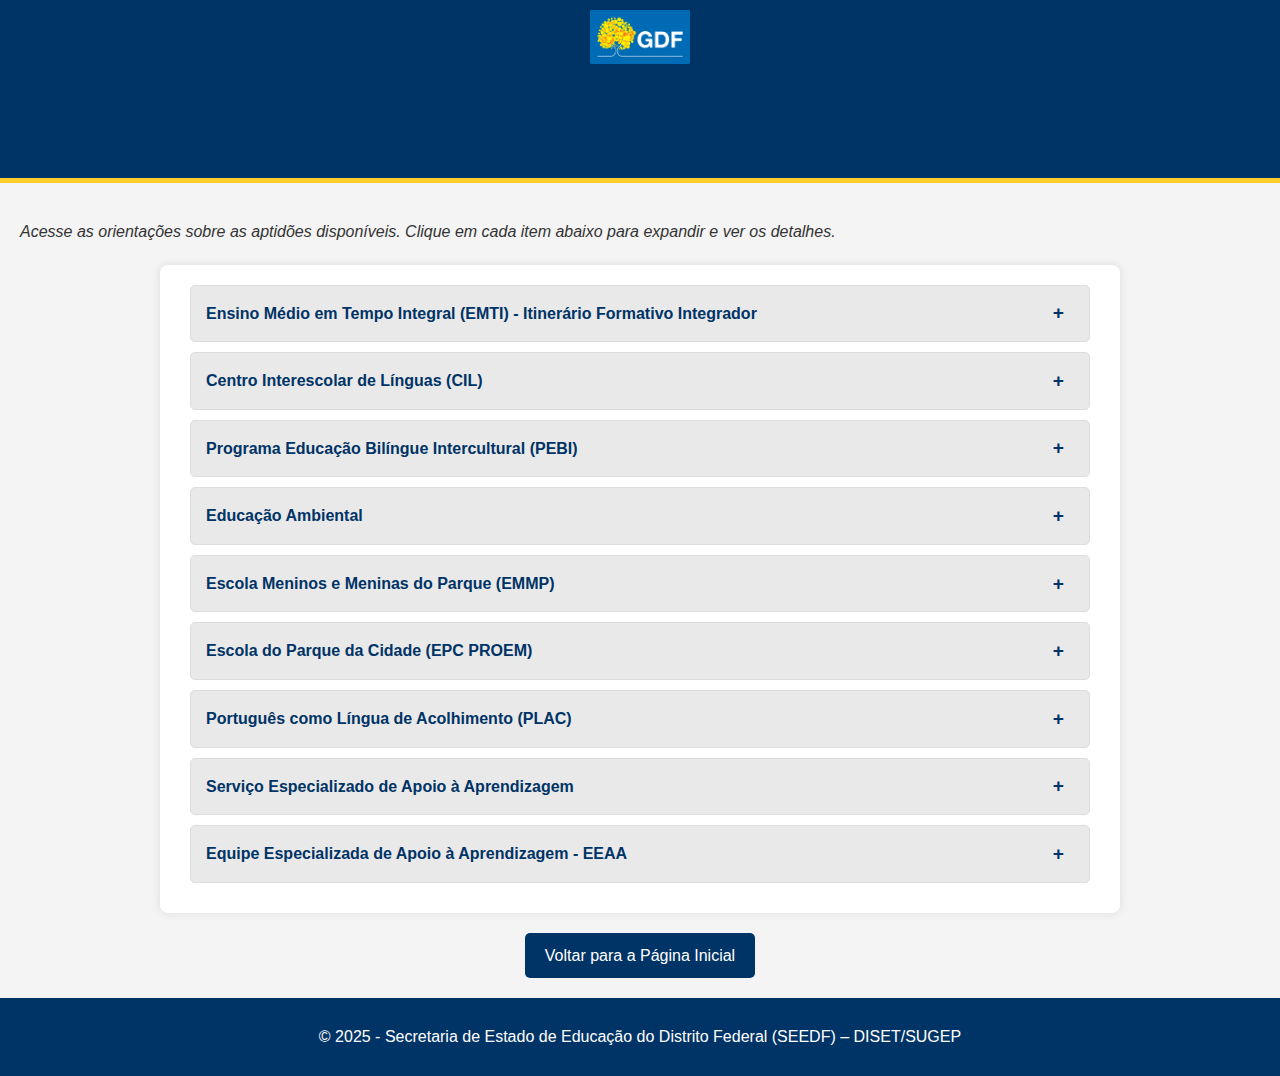
<file: aptidoes.html>
<!DOCTYPE html>
<html lang="pt-BR">
<head>
    <meta charset="UTF-8" />
    <meta http-equiv="X-UA-Compatible" content="IE=edge" />
    <meta name="viewport" content="width=device-width, initial-scale=1.0" />
    <title>Aptidões - DISET</title>
    <link rel="stylesheet" href="style.css">
</head>
<body>
    <header>
        <img src="logo gdf.png" alt="Logo da Secretaria de Estado de Educação do Distrito Federal">
        <h1>Aptidões</h1>
    </header>
    <main class="main-content">
        <p class="intro-text">
            Acesse as orientações sobre as aptidões disponíveis. Clique em cada item abaixo para expandir e ver os detalhes.
        </p>

        <div class="container">
            
            <details>
                <summary>Ensino Médio em Tempo Integral (EMTI) - Itinerário Formativo Integrador</summary>
                <div class="answer-content">
                    
                    <details>
                        <summary>Objetivos do EMTI</summary>
                        <p>
                            O EMTI tem como objetivo principal a garantia da formação integral e integrada dos estudantes, mediante a ampliação das oportunidades educacionais. Busca assegurar a permanência dos estudantes ao longo da última etapa de escolarização da Educação Básica, em especial daqueles em vulnerabilidade social, além de contribuir com a ampliação do seu repertório científico, cultural, artístico e esportivo, de proporcionar vivências de práticas educativas mais significativas e potencializar o sucesso acadêmico.
                        </p>
                    </details>

                    <details>
                        <summary>Organização do Itinerário Formativo Integrador (IFI)</summary>
                        <p>
                            Os arranjos curriculares pedagógicos para a oferta do EMTI integram o Itinerário Formativo Integrador (IFI), cuja Matriz Curricular foi aprovada pelo Parecer nº 350/2024 do CEDF. A carga horária varia de acordo com a frequência da oferta:
                        </p>
                        <ul>
                            <li>1.500 horas – três vezes por semana</li>
                            <li>2.000 horas – quatro vezes por semana (Integrado a Educação Profissional)</li>
                            <li>2.500 horas – cinco vezes por semana (Integrado a Educação Profissional)</li>
                        </ul>
                        <p>
                            O IFI é composto por unidades curriculares que aprofundam e ampliam as aprendizagens, com temáticas relevantes para o século XXI e articuladas às áreas do conhecimento, às competências gerais da Base Nacional Comum Curricular (BNCC) e aos objetivos de aprendizagem dos eixos estruturantes (investigação científica, processos criativos, mediação e intervenção sociocultural e empreendedorismo), presentes no Currículo em Movimento do Ensino Médio.
                        </p>
                        <p>
                            A organização pedagógica estrutura-se a partir da oferta obrigatória dos Projetos Integradores de Língua Portuguesa e Matemática, além da Formação de Hábitos Individuais e Sociais. Complementam essa estrutura as Unidades Curriculares Flexíveis, de caráter eletivo, distribuídas da seguinte forma:
                        </p>
                        <ul>
                            <li><strong>Formação de Hábitos Individuais e Sociais:</strong> mínimo de 3 e máximo de 5 módulos-aula semanais.</li>
                            <li><strong>Projeto Integrador de Língua Portuguesa:</strong> 2 módulos-aula semanais.</li>
                            <li><strong>Projeto Integrador de Matemática:</strong> 2 módulos-aula semanais.</li>
                            <li><strong>Unidades Curriculares Flexíveis:</strong> mínimo de 8 e máximo de 16 módulos-aula semanais.</li>
                        </ul>
                    </details>
                    
                    <details>
                        <summary>Unidades Curriculares Flexíveis</summary>
                        <p>
                            As unidades curriculares flexíveis, previstas na organização curricular do EMTI, podem ser definidas como ações pedagógicas pensadas para responder aos interesses, às aspirações e às necessidades dos estudantes, levando-se em consideração a heterogeneidade e a pluralidade de condições que permeiam a realidade dos sujeitos de cada instituição educacional. Elas contemplam ações educativas articuladas e definidas a partir do interesse do estudante e da intencionalidade pedagógica docente, norteadas pela pedagogia de projetos, por metodologias ativas e por ações pedagógicas inovadoras.
                        </p>
                        <p>
                            O intuito das unidades curriculares flexíveis é de oportunizar aos estudantes, em atendimento integral, o aprimoramento dos seus processos de aprendizagem e o desenvolvimento de competências e habilidades que viabilizem a compreensão, a inserção e o agir consciente no mundo que os cerca.
                        </p>
                    </details>

                    <details>
                        <summary>Perfil docente esperado para atuação no EMTI</summary>
                        <p>
                            Para ingressar no EMTI, os docentes devem adotar novas atitudes e práticas pedagógicas, elaborando planos de aula inovadores e colaborativos. É fundamental estabelecer parcerias com estudantes, colegas e com a instituição educacional, promovendo o senso de pertencimento e responsabilidade. Estratégias como projetos de intervenção e empreendedorismo social, cultural e ambiental são essenciais. Dentro da concepção da educação integral, as práticas pedagógicas devem considerar os contextos local e global, alinhando-se aos conhecimentos e interesses dos estudantes para tornar o aprendizado mais significativo.
                        </p>
                    </details>
                    
    <details>
    <summary>Quadro de aptidões previstas para o EMTI</summary>
    <div class="answer-content">
        <details>
            <summary>Práticas Visuais</summary>
            <ul>
                <li>Desenho</li>
                <li>Escultura</li>
                <li>Intervenção Urbana</li>
                <li>Pintura</li>
                <li>Tridimensionalidade</li>
            </ul>
        </details>
        <details>
            <summary>Audiovisual</summary>
            <ul>
                <li>Cinema</li>
                <li>Fotografia</li>
                <li>Rádio Escolar e Videoarte</li>
            </ul>
        </details>
        <details>
            <summary>Corporeidades</summary>
            <ul>
                <li>Meditação</li>
                <li>Pilates</li>
                <li>Yoga</li>
            </ul>
        </details>
        <details>
            <summary>Dança</summary>
            <ul>
                <li>Danças Contemporâneas</li>
                <li>Danças Populares</li>
                <li>Danças Modernas</li>
            </ul>
        </details>
        <details>
            <summary>Inovação e tecnologia</summary>
            <ul>
                <li>Ciência Internética</li>
                <li>Cultura Digital</li>
                <li>Cultura Maker</li>
                <li>Inteligência Artificial</li>
                <li>Jogos Digitais</li>
                <li>Laboratório de Inovação</li>
                <li>STEAM</li>
                <li>Empreendedorismo</li>
                <li>Startup</li>
            </ul>
        </details>
        <details>
            <summary>Música</summary>
            <ul>
                <li>Bateria</li>
                <li>Canto</li>
                <li>Coral</li>
                <li>Flauta</li>
                <li>Musicalização</li>
                <li>Teclado</li>
                <li>Teoria Musical</li>
                <li>Orquestra</li>
                <li>Percussão</li>
                <li>Piano</li>
                <li>Prática em conjunto</li>
                <li>Violão</li>
                <li>Violino</li>
            </ul>
        </details>
        <details>
            <summary>Promoção da saúde</summary>
            <ul>
                <li>Cultura Alimentar e Bem-estar</li>
                <li>Primeiros Socorros</li>
                <li>Educação Sexual</li>
            </ul>
        </details>
        <details>
            <summary>Robótica</summary>
            <ul>
                <li>Robótica</li>
            </ul>
        </details>
        <details>
            <summary>Teatro</summary>
            <ul>
                <li>Performance</li>
                <li>Teatro de bonecos</li>
                <li>Teatro de rua</li>
                <li>Teatro de sombra</li>
                <li>Maquiagem teatral</li>
                <li>Musical</li>
                <li>Teatro urbano</li>
            </ul>
        </details>
    </div>
                    </details>
                    
                    <details>
                        <summary>Documentos obrigatórios a serem  apesentados no momento da inscrição</summary>
                        <div class="answer-content">
                            <h4>QUANTO À HABILITAÇÃO E TEMÁTICA</h4>
                            <p>Os documentos necessários para comprovar a habilitação e temática do docente são:</p>
                            <ul>
                                <li><strong>Ficha funcional:</strong> emitida pelo SIGEP, que comprove a área de atuação e habilitações necessárias para atuar no Ensino Médio.</li>
                                <li><strong>Diploma de Formação Acadêmica:</strong> de Especialização, Mestrado ou Doutorado, emitidos por instituições reconhecidas pelo Ministério da Educação.</li>
                                <li><strong>Certificados de Formação Continuada:</strong> de cursos de aperfeiçoamento com temáticas pertinentes à aptidão pretendida.</li>
                            </ul>
                            
                            <h4>QUANTO À PEDAGOGIA DE PROJETOS, METODOLOGIAS ATIVAS E COMPETÊNCIAS DO SÉCULO XXI</h4>
                            <p>Para comprovar a experiência e formação nessas áreas, são necessários os seguintes documentos:</p>
                            <ul>
                                <li><strong>Formação Acadêmica:</strong> Diploma de Especialização, Mestrado ou Doutorado com temáticas voltadas para Metodologias Ativas, Pedagogia de projetos, Protagonismo Juvenil, inovação e tecnologia na educação, educação em tempo integral.</li>
                                <li><strong>Formação Continuada:</strong> Certificado de Cursos de aperfeiçoamento em Metodologias Ativas, pedagogia de projetos, Culturas Juvenis, Protagonismo Juvenil, Educação para o século XXI, inovação e tecnologia na educação, ensino médio em tempo integral.</li>
                                <li><strong>Outros:</strong> Portfólio, contendo introdução, objetivos profissionais, motivações e principais trabalhos desenvolvidos.</li>
                            </ul>
                            <p>
                                <strong>Observação:</strong> Os certificados de formação continuada, em ambos os campos, deverão contabilizar, no mínimo, carga horária de 180h, sendo que pelo menos um dos cursos deverá ter carga horária mínima de 90h.
                            </p>
                        </div>
                    </details>
                </div>
            </details>
            
            <details>
                <summary>Centro Interescolar de Línguas (CIL)</summary>
                <div class="answer-content">
                    <p>
                        Este é um exemplo de outro tipo de aptidão. Adicione seu conteúdo aqui.
                    </p>
                </div>
            </details>
            <details>
                <summary>Programa Educação Bilíngue Intercultural (PEBI)</summary>
                <div class="answer-content">
                    <p>
                        Este é um exemplo de outro tipo de aptidão. Adicione seu conteúdo aqui.
                    </p>
                </div>
            </details>
            <details>
                <summary>Educação Ambiental</summary>
                <div class="answer-content">
                    <p>
                        Este é um exemplo de outro tipo de aptidão. Adicione seu conteúdo aqui.
                    </p>
                </div>
            </details>
            <details>
                <summary>Escola Meninos e Meninas do Parque (EMMP)</summary>
                <div class="answer-content">
                    <p>
                        Este é um exemplo de outro tipo de aptidão. Adicione seu conteúdo aqui.
                    </p>
                </div>
            </details>

            <details>
                <summary>Escola do Parque da Cidade (EPC PROEM)</summary>
                <div class="answer-content">
                    <p>
                        Este é um exemplo de outro tipo de aptidão. Adicione seu conteúdo aqui.
                    </p>
                </div>
            </details>

            <details>
                <summary>Português como Língua de Acolhimento (PLAC)</summary>
                <div class="answer-content">
                    <p>
                        Este é um exemplo de outro tipo de aptidão. Adicione seu conteúdo aqui.
                    </p>
                </div>
            </details>
            <details>
                <summary>Serviço Especializado de Apoio à Aprendizagem</summary>
                <div class="answer-content">
                <details>
                       <summary>Equipe Especializada de Apoio à Aprendizagem - EEAA</summary>
                   
                
                 </details>
             </details>
                 <details>
                             <summary>Equipe Especializada de Apoio à Aprendizagem - EEAA</summary>
                             <div class="answer-content">
                            </div>
           </details>
        </div>

        <a href="index.html" class="botao-voltar">Voltar para a Página Inicial</a>
        
    </main>
    <footer>
        <p>© 2025 - Secretaria de Estado de Educação do Distrito Federal (SEEDF) – DISET/SUGEP</p>
    </footer>
</body>
</html>
</file>
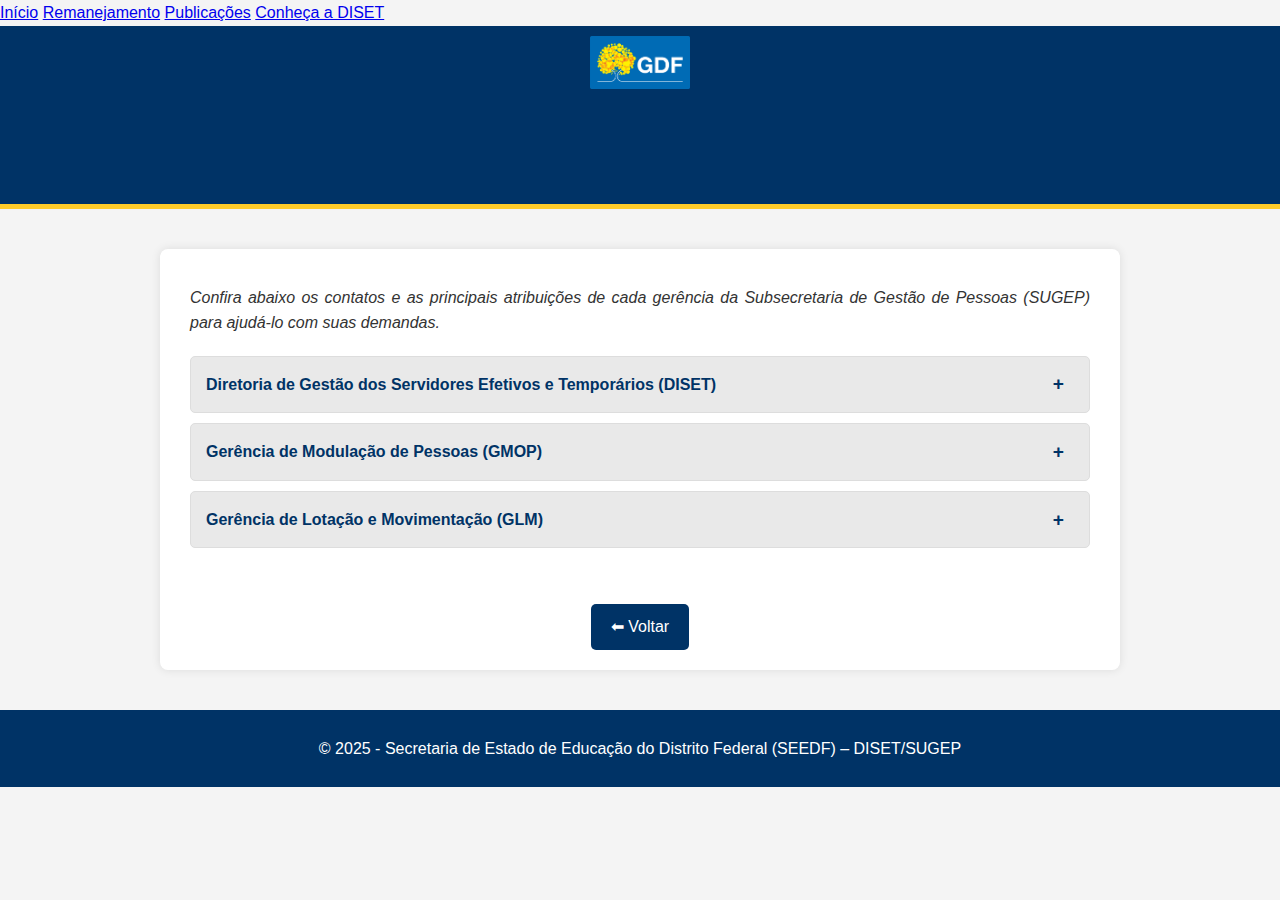
<file: contatos.html>
<!DOCTYPE html>
<html lang="pt-br">
<head>
  <meta charset="UTF-8">
  <meta name="viewport" content="width=device-width, initial-scale=1.0">
  <title>Contatos da SUGEP - SEEDF</title>
  <link rel="stylesheet" href="style.css">
</head>
<body>
    <nav class="top-nav">
        <a href="index.html" class="nav-item">Início</a>
        <a href="remane.html" class="nav-item">Remanejamento</a>
        <a href="publica.html" class="nav-item">Publicações</a>
        <a href="contatos.html" class="nav-item active">Conheça a DISET</a>
    </nav>
    
  <header>
    <img src="logo gdf.png" alt="Logo GDF">
    <h1>Contatos Úteis - SUGEP/SEEDF</h1>
  </header>
  
  <main class="main-content">
      
      <div class="container">
          
        <p class="intro-text">
          Confira abaixo os contatos e as principais atribuições de cada gerência da Subsecretaria de Gestão de Pessoas (SUGEP) para ajudá-lo com suas demandas.
        </p>
    
        <details>
          <summary>Diretoria de Gestão dos Servidores Efetivos e Temporários (DISET)</summary>
          <div class="answer-content">
            <p><strong>Telefone:</strong> (61) 3318-2868</p>
            <p><strong>E-mail:</strong> diset.sugep@se.df.gov.br</p>
          </div>
        </details>
    
        <details>
          <summary>Gerência de Modulação de Pessoas (GMOP)</summary>
          <div class="answer-content">
            <p><strong>Telefone:</strong> (61) 3318-2869</p>
            <p><strong>E-mail:</strong> gmop.sugep@se.df.gov.br</p>
            <p><strong>Atribuições:</strong></p>
            <ul>
              <li>Lotação e Modulação</li>
              <li>Acompanhamento da Carência Provisória e Definitiva</li>
              <li>Declaração de Excedente de Servidor</li>
              <li>Autorização para Remanejamento por Permuta</li>
              <li>Atendimento à Legislação e Orientações Técnicas</li>
              <li>Vínculos, Funções e Situações de Servidores</li>
              <li>Autorização de Substituições</li>
              <li>Cessão e Disposição</li>
            </ul>
          </div>
        </details>
        
        <details>
          <summary>Gerência de Lotação e Movimentação (GLM)</summary>
          <div class="answer-content">
            <p><strong>Telefone:</strong> (61) 3318-2872 | 3318-2873</p>
            <p><strong>E-mail:</strong> glm.sugep@se.df.gov.br</p>
            <p><strong>Atribuições:</strong></p>
            <ul>
              <li>Movimentação de servidor</li>
              <li>Declaração de Lotação</li>
              <li>Cessão e Disposição</li>
              <li>Requisição</li>
              <li>Ampliação e Redução de Carga Horária</li>
              <li>Redução de 20% da Carga Horária em Regência de Classe</li>
              <li>Horário especial para servidor com dependente ou com deficiência</li>
              <li>Licença para Tratar de Interesses Particulares</li>
              <li>Licença para Acompanhar Cônjuge</li>
              <li>Licença Adotante</li>
              <li>Licença para Atividade Política</li>
              <li>Afastamento para Exercício de Mandato Eletivo</li>
              <li>Dispensa de ponto para Congressos, Seminários e Reuniões Similares</li>
              <li>Afastamento para Competição Desportiva</li>
              <li>Afastamento para Curso de Formação</li>
              <li>Afastamento por acumulação de cargos e posse em cargo comissionado</li>
              <li>Afastamento para Conselho Tutelar</li>
              <li>Licença para Mandato Classista</li>
            </ul>
          </div>
        </details>
        
        <br>
        <a class="botao-voltar" href="index.html">⬅ Voltar</a>
      </div>
  </main>
    
  <footer>
    <p>© 2025 - Secretaria de Estado de Educação do Distrito Federal (SEEDF) – DISET/SUGEP</p>
  </footer>
</body>
</html>
</file>
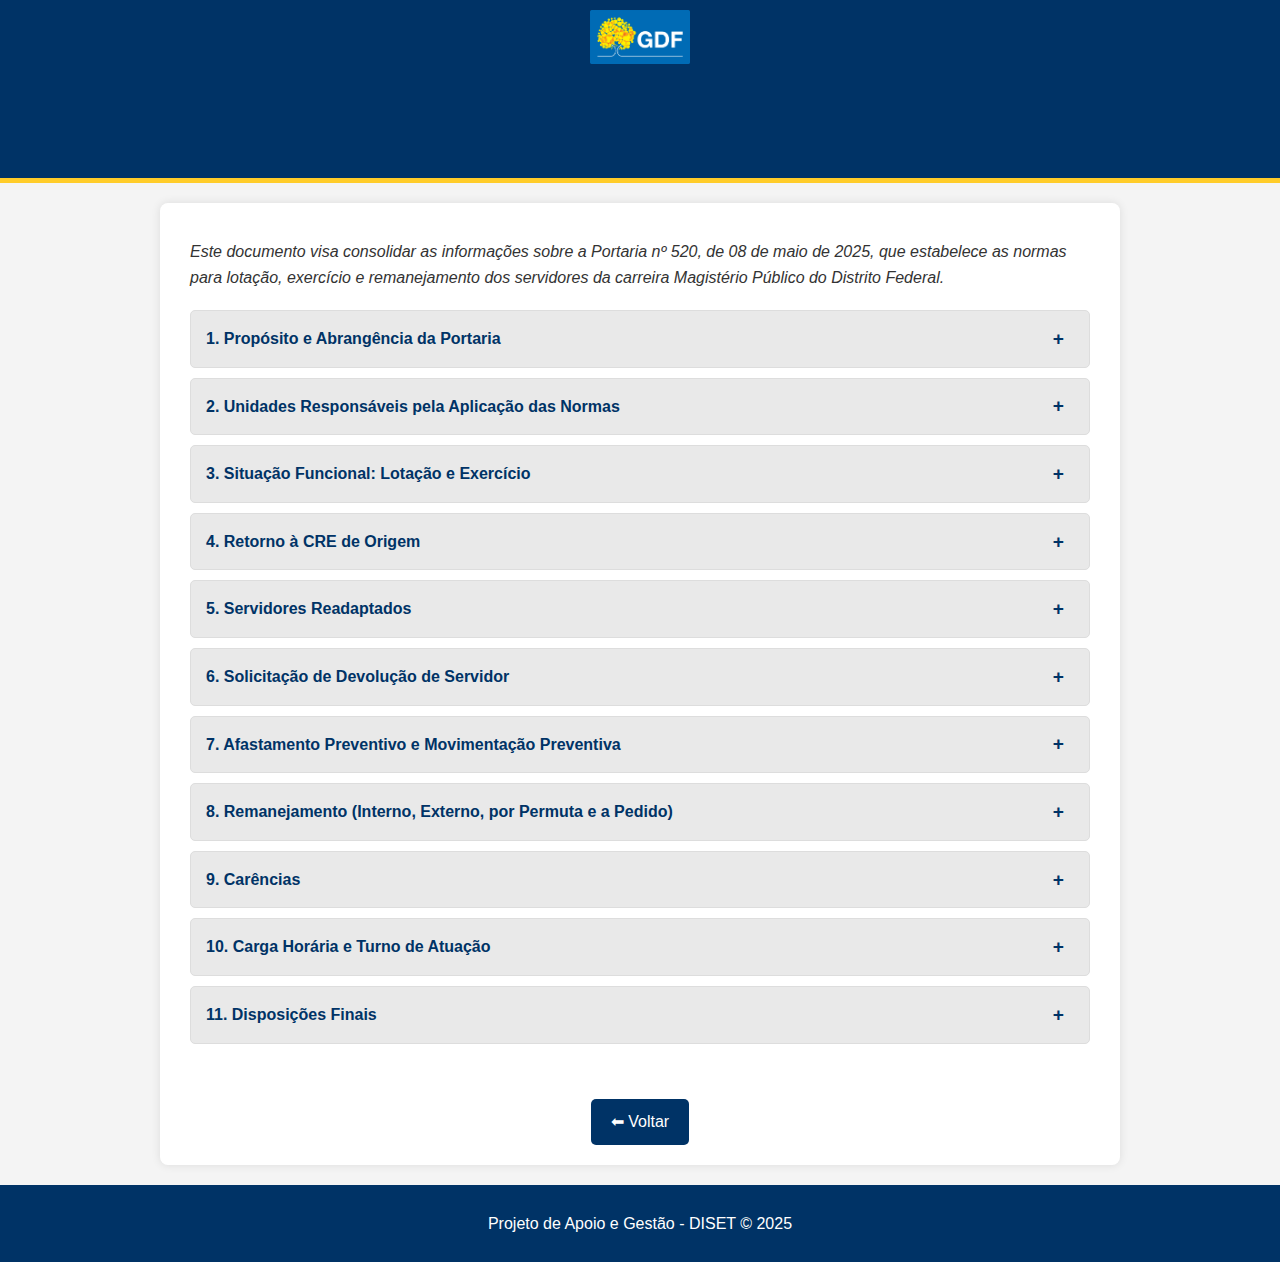
<file: entenda_remanejamento.html>
<!DOCTYPE html>
<html lang="pt-br">
<head>
  <meta charset="UTF-8">
  <meta name="viewport" content="width=device-width, initial-scale=1.0">
  <title>Entenda o Remanejamento - Portaria 520</title>
  <link rel="stylesheet" href="style.css">
</head>
<body>
  <header>
    <img src="logo gdf.png" alt="Logo GDF">
    <h1>Resumo Abrangente da Portaria nº 520</h1>
  </header>
  <div class="container">
    <p class="intro-text">Este documento visa consolidar as informações sobre a Portaria nº 520, de 08 de maio de 2025, que estabelece as normas para lotação, exercício e remanejamento dos servidores da carreira Magistério Público do Distrito Federal.</p>
    <details>
      <summary>1. Propósito e Abrangência da Portaria</summary>
      <div class="answer-content">
        <p>A Portaria nº 520, de 08 de maio de 2025, tem como principal finalidade estabelecer normas claras para a lotação, exercício e remanejamento dos servidores da carreira Magistério Público do Distrito Federal, incluindo os readaptados. Seu objetivo é garantir igualdade de condições aos interessados e otimizar a alocação de recursos humanos, sempre atendendo ao interesse da Administração Pública na gestão de pessoas.</p>
      </div>
    </details>
    <details>
      <summary>2. Unidades Responsáveis pela Aplicação das Normas</summary>
      <div class="answer-content">
        <p>Diversas unidades são atribuídas com a responsabilidade pela aplicação, operacionalização, controle e rigorosa observância destas normas. As principais incluem: Subsecretaria de Gestão de Pessoas (Sugep), Subsecretaria de Planejamento, Acompanhamento e Avaliação (Suplav), Subsecretaria de Educação Básica (Subeb), Subsecretaria de Educação Inclusiva e Integral (Subin), Coordenações Regionais de Ensino (CREs), Instituições Educacionais Públicas e Unidades Parceiras (UPs).</p>
      </div>
    </details>
    <details>
      <summary>3. Situação Funcional: Lotação e Exercício</summary>
      <div class="answer-content">
        <p>A Portaria diferencia Lotação (vinculação a uma Unidade Administrativa) e Exercício (desempenho efetivo das atribuições do cargo). Lotação Definitiva: Adquirida em uma das CREs por procedimento de Remanejamento Externo ou por permuta. Lotação Provisória: Concedida ao servidor ao ingressar na SEEDF (sendo encaminhado para qualquer CRE) ou ao retornar de licença por motivo de afastamento do cônjuge/companheiro. Servidores com lotação provisória podem ser remanejados por interesse da Administração e devem participar do Remanejamento Externo para adquirir a definitiva. Exercício Definitivo: Concedido anualmente conforme Portaria própria que regulamenta a Distribuição de Turmas, Carga Horária, Atribuição de Atendimentos e Atuação. Exercício Provisório: Concedido a servidores com Lotação Provisória, remanejados a pedido, que atuam em UPs, ou que atuam diretamente na CRE e UAs jurisdicionadas, entre outros casos. Servidores com Exercício Provisório devem participar do Remanejamento Interno ou Externo para obter Exercício Definitivo.</p>
      </div>
    </details>
    <details>
      <summary>4. Retorno à CRE de Origem</summary>
      <div class="answer-content">
        <p>O servidor terá assegurado o retorno à CRE de Lotação Definitiva (CRE de origem) em diversas situações, como ao retornar de: Licença para o serviço militar, Afastamento para exercício de mandato eletivo, Licença para tratar de interesses particulares, Licença para desempenho de mandato classista, Retorno de afastamento para exercício de cargo comissionado.</p>
      </div>
    </details>
    <details>
      <summary>5. Servidores Readaptados</summary>
      <div class="answer-content">
        <p>Servidores readaptados, que sofreram redução da capacidade laboral comprovada por laudo oficial, terão a permanência garantida na instituição educacional pública onde atuavam, mantendo a condição de exercício anterior à readaptação, até o próximo procedimento de Distribuição de Turmas, Carga Horária, Atribuição de Atendimentos e Atuação. No entanto, se o laudo indicar o contrário, o servidor, mediante manifestação expressa, poderá ser encaminhado para uma nova instituição.</p>
      </div>
    </details>
    <details>
      <summary>6. Solicitação de Devolução de Servidor</summary>
      <div class="answer-content">
        <p>O processo de devolução de servidor inicia-se com um Memorando da chefia imediata ao superior hierárquico, contendo justificativa, documentação comprobatória e a ciência do servidor para apresentar contrarrazões em até três dias úteis. O superior hierárquico deve verificar os requisitos e tentar solucionar os problemas. Se o desacordo persistir, o caso é encaminhado à Gerência de Mediação de Conflitos (Gmec) para análise de mediação. Se a mediação for infrutífera, não for possível, ou as partes não comparecerem, a solicitação é encaminhada à Corregedoria (Correg) para Procedimento Apuratório. Em casos de conflitos que envolvam estudante(s), familiares e/ou responsáveis, o Memorando de solicitação de devolução deverá ser encaminhado diretamente à Corregedoria.</p>
      </div>
    </details>
    <details>
      <summary>7. Afastamento Preventivo e Movimentação Preventiva</summary>
      <div class="answer-content">
        <p>Pode ocorrer quando há risco à integridade dos estudantes, da comunidade escolar e/ou de servidores. A instituição ou UA comunica o superior hierárquico para análise dos riscos. A Movimentação Preventiva para outra instituição/UA pode ser indicada em casos de evidência de risco, sendo aplicada até a conclusão da apuração pela Corregedoria. O Afastamento Preventivo, sem prejuízo da remuneração, pode ser aplicado pela Corregedoria. Em caso de resultado favorável ao servidor após a apuração, ele poderá optar por retornar à instituição/UA de origem, com garantia da situação funcional anterior.</p>
      </div>
    </details>
    <details>
      <summary>8. Remanejamento (Interno, Externo, por Permuta e a Pedido)</summary>
      <div class="answer-content">
        <p>O Remanejamento refere-se à mudança de lotação ou exercício do servidor. Pode ser Interno (entre instituições na mesma CRE) ou Externo (entre CREs ou para UA de nível central). Ambas as modalidades podem ocorrer por: Procedimento de remanejamento (anual, via edital e sistema Sigep); Permuta: Troca de lotação e/ou exercício entre servidores, exigindo autorização prévia das chefias, compatibilidade de cargo, habilitações, lotação definitiva, condições iguais de exercício e carga horária compatível. A permuta é vedada entre servidores contemplados com bloqueio de carência no procedimento anual; A pedido: Para atender a necessidades específicas (deficiência/saúde do servidor, motivos de segurança - como Lei Maria da Penha ou violência institucional, ou motivos particulares), desde que haja carência definitiva na CRE pretendida. Este remanejamento é válido para o ano letivo da concessão, e o servidor deve participar do procedimento anual para adquirir lotação/exercício definitivos.</p>
      </div>
    </details>
    <details>
      <summary>9. Carências</summary>
      <div class="answer-content">
        <p>A Portaria define a carência como uma vaga que demanda por servidor para a prestação ou continuidade do serviço educacional. Há três tipos: Carência Definitiva: Motivada pela vacância do cargo público (exoneração, demissão, aposentadoria, falecimento) de Pedagogo - Orientador Educacional ou Professor de Educação Básica, desde que não haja professores habilitados atuando provisoriamente fora de regência; Carência Remanescente/Temporária: Motivada por grade de atuação vaga, abertura de nova grade, cessão/disposição/afastamentos previstos em lei, remanejamento, designação para cargo em comissão, afastamento remunerado para estudos por mais de seis meses, exercício de mandato político, ou redução de carga horária, entre outros; Carência Provisória: Motivada pela ausência com tempo determinado e amparo legal do Pedagogo - Orientador Educacional ou Professor de Educação Básica, devido a licenças (maternidade, saúde, prêmio), férias, abono de ponto, afastamento para serviço eleitoral, ou atuação como Coordenador Pedagógico Local, entre outros.</p>
      </div>
    </details>
    <details>
      <summary>10. Carga Horária e Turno de Atuação</summary>
      <div class="answer-content">
        <p>A Portaria estabelece regras para a atuação de servidores com diferentes cargas horárias: Servidores com 40 horas semanais: Podem atuar no diurno (jornada ampliada) ou no regime de vinte mais vinte horas semanais (matutino + vespertino; matutino + noturno; ou vespertino + noturno). A permanência ou mudança de regime depende da existência de carência. Para a mudança, as carências definitivas ou remanescentes/temporárias devem totalizar, no mínimo, 12 horas/aula para 20 horas semanais e 24 horas/aula para 40 horas semanais. Servidores com 20 horas semanais: Atuarão conforme a carência existente. A mudança de turno é possível se houver carência definitiva ou remanescente/temporária que totalize, no mínimo, 12 horas/aula. As solicitações de mudança de regime ou turno são feitas via SEI, analisadas pela Unigep/CRE e submetidas à deliberação da Sugep.</p>
      </div>
    </details>
    <details>
      <summary>11. Disposições Finais</summary>
      <div class="answer-content">
        <p>A Portaria também aborda outros pontos importantes, como: Retorno ao Exercício de origem: Assegurado após afastamentos legais como férias, licenças (gestante, saúde, prêmio), nomeação para cargo em comissão na mesma instituição, afastamentos para estudos de até seis meses, entre outros. Prioridade na posse: PcDs terão prioridade no encaminhamento para suprimento de carências definitivas ou remanescentes/temporárias. Vedação de encaminhamento inicial: Na posse, é vedado o encaminhamento de professor para atividades que não sejam de docência ou de pedagogo para fora da Orientação Educacional. Estágio Probatório: Preferencialmente, o servidor em estágio probatório deve permanecer em atuação em ambiente escolar ou no serviço de Orientação Educacional. Sanções: O não cumprimento das normas pode acarretar sanções disciplinares previstas na Lei Complementar nº 840, de 2011. A Portaria busca, portanto, equilibrar a necessidade de flexibilidade na gestão de pessoal com a garantia da estabilidade funcional e o direito dos servidores, estabelecendo um arcabouço normativo para a organização do Magistério Público do Distrito Federal.</p>
      </div>
    </details>
    <br>
    <a class="botao-voltar" href="remane.html">⬅ Voltar</a>
  </div>
  <footer>
    <p>Projeto de Apoio e Gestão - DISET © 2025</p>
  </footer>
</body>
</html>
</file>
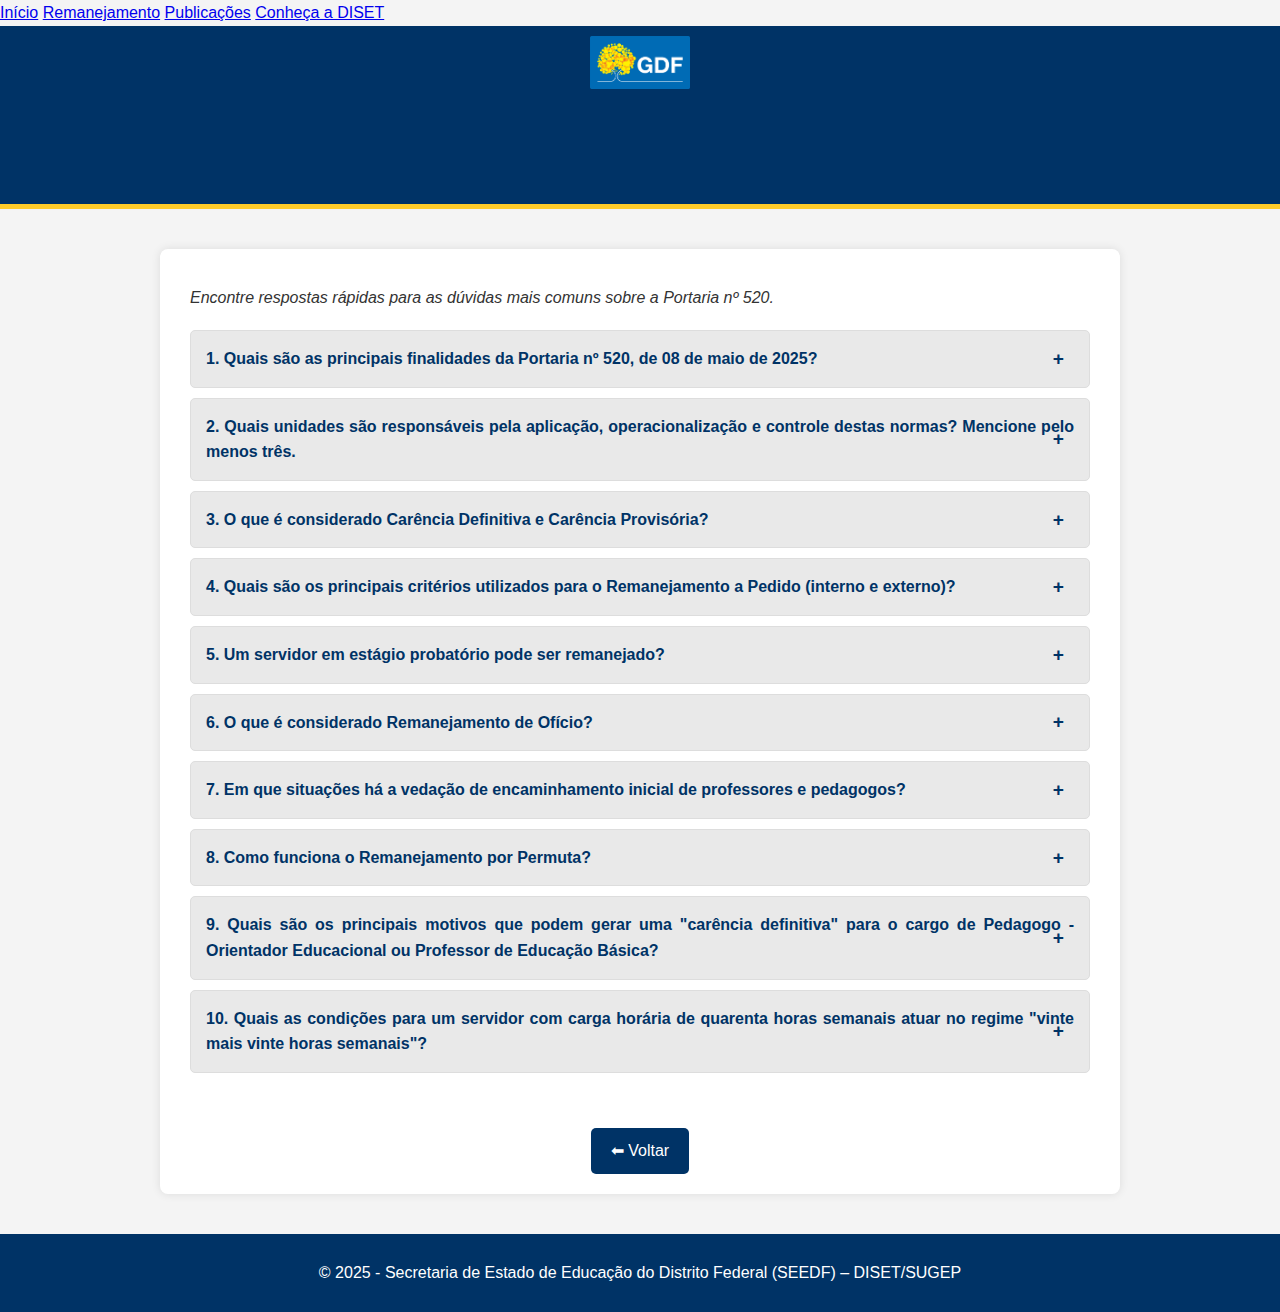
<file: faq.html>
<!DOCTYPE html>
<html lang="pt-br">
<head>
  <meta charset="UTF-8">
  <meta name="viewport" content="width=device-width, initial-scale=1.0">
  <title>Perguntas Frequentes - Portaria 520</title>
  <link rel="stylesheet" href="style.css">
</head>
<body>
    <nav class="top-nav">
        <a href="index.html" class="nav-item">Início</a>
        <a href="remane.html" class="nav-item active">Remanejamento</a>
        <a href="publica.html" class="nav-item">Publicações</a>
        <a href="contatos.html" class="nav-item">Conheça a DISET</a>
    </nav>

  <header>
    <img src="logo gdf.png" alt="Logo GDF">
    <h1>Perguntas Frequentes - Portaria 520</h1>
  </header>
  
  <main class="main-content">
    <div class="container">
        
        <p class="intro-text">
            Encontre respostas rápidas para as dúvidas mais comuns sobre a Portaria nº 520.
        </p>
        
        <details>
          <summary>1. Quais são as principais finalidades da Portaria nº 520, de 08 de maio de 2025?</summary>
          <div class="answer-content">
            <p>A Portaria visa **estabelecer normas claras para a lotação, exercício e remanejamento dos servidores da carreira Magistério Público do Distrito Federal**, incluindo os readaptados, **garantindo igualdade de condições aos interessados** e **atendendo ao interesse da Administração Pública na gestão de pessoas**. Ela busca **regulamentar esses processos para otimizar a alocação de recursos humanos**.</p>
          </div>
        </details>
        <details>
          <summary>2. Quais unidades são responsáveis pela aplicação, operacionalização e controle destas normas? Mencione pelo menos três.</summary>
          <div class="answer-content">
            <p>As unidades responsáveis incluem a **Subsecretaria de Gestão de Pessoas (SUGEP)**, as **Coordenações Regionais de Ensino (CREs)** e as **Unidades Escolares (UEs)**. A SUGEP é responsável pela aplicação e controle, enquanto as CREs e UEs colaboram na operacionalização dos processos.</p>
          </div>
        </details>
        <details>
          <summary>3. O que é considerado Carência Definitiva e Carência Provisória?</summary>
          <div class="answer-content">
            <p>**Carência Definitiva** é a vaga originada pela **vacância do cargo público** (ex.: exoneração, demissão, aposentadoria, falecimento). **Carência Provisória** é a vaga temporária resultante de **afastamentos ou licenças legais** do servidor, como licença-maternidade, licença médica prolongada ou cessão.</p>
          </div>
        </details>
        <details>
          <summary>4. Quais são os principais critérios utilizados para o Remanejamento a Pedido (interno e externo)?</summary>
          <div class="answer-content">
            <p>O principal critério é a **Pontuação** do servidor. A pontuação é calculada com base no **tempo de serviço efetivo** e na **titulação** (pós-graduação, mestrado, doutorado). O servidor com maior pontuação tem prioridade na escolha da vaga.</p>
          </div>
        </details>
        <details>
          <summary>5. Um servidor em estágio probatório pode ser remanejado?</summary>
          <div class="answer-content">
            <p>Sim. O remanejamento de servidores em estágio probatório é possível, mas deve ser feito **preferencialmente para atuação em ambiente escolar** ou no serviço de Orientação Educacional, visando garantir as condições necessárias para a avaliação probatória.</p>
          </div>
        </details>
        <details>
          <summary>6. O que é considerado Remanejamento de Ofício?</summary>
          <div class="answer-content">
            <p>É a **movimentação compulsória** (obrigatória) do servidor, realizada por ato da Administração Pública, para atender a necessidades emergenciais e suprir carências em unidades escolares onde não houve preenchimento voluntário de vagas.</p>
          </div>
        </details>
        <details>
          <summary>7. Em que situações há a vedação de encaminhamento inicial de professores e pedagogos?</summary>
          <div class="answer-content">
            <p>Na posse, é **vedado o encaminhamento inicial** de professor para atividades que não sejam de docência (como funções administrativas) ou de pedagogo para atuação fora da área de Orientação Educacional, exceto em casos de readaptação.</p>
          </div>
        </details>
        <details>
          <summary>8. Como funciona o Remanejamento por Permuta?</summary>
          <div class="answer-content">
            <p>O Remanejamento por Permuta é a **troca de lotação entre dois servidores efetivos da mesma especialidade**. A permuta deve ser solicitada por meio de requerimento eletrônico e só pode ser efetivada mediante a concordância de ambos e autorização prévia das chefias imediatas.</p>
          </div>
        </details>
        <details>
          <summary>9. Quais são os principais motivos que podem gerar uma "carência definitiva" para o cargo de Pedagogo - Orientador Educacional ou Professor de Educação Básica?</summary>
          <div class="answer-content">
            <p>A carência definitiva é motivada pela **vacância do cargo público**, o que ocorre nos casos de **exoneração, demissão, aposentadoria ou falecimento** do Pedagogo - Orientador Educacional ou do Professor de Educação Básica ocupante de grade(s) de atuação em regência de classe, desde que não haja professores com habilitação atuando provisoriamente fora de regência.</p>
          </div>
        </details>
        <details>
          <summary>10. Quais as condições para um servidor com carga horária de quarenta horas semanais atuar no regime "vinte mais vinte horas semanais"?</summary>
          <div class="answer-content">
            <p>A permanência neste regime está condicionada à **existência de carência nas instituições educacionais públicas** para garantir a prestação do serviço educacional. A mudança de regime só é efetivada se houver **carências definitivas ou remanescentes/temporárias que totalizem, no mínimo, 24 horas/aula para quarenta horas semanais**.</p>
          </div>
        </details>
        <br>
        <a class="botao-voltar" href="remane.html">⬅ Voltar</a>
      </div>
  </main>
  
  <footer>
    <p>© 2025 - Secretaria de Estado de Educação do Distrito Federal (SEEDF) – DISET/SUGEP</p>
  </footer>
</body>
</html>
</file>
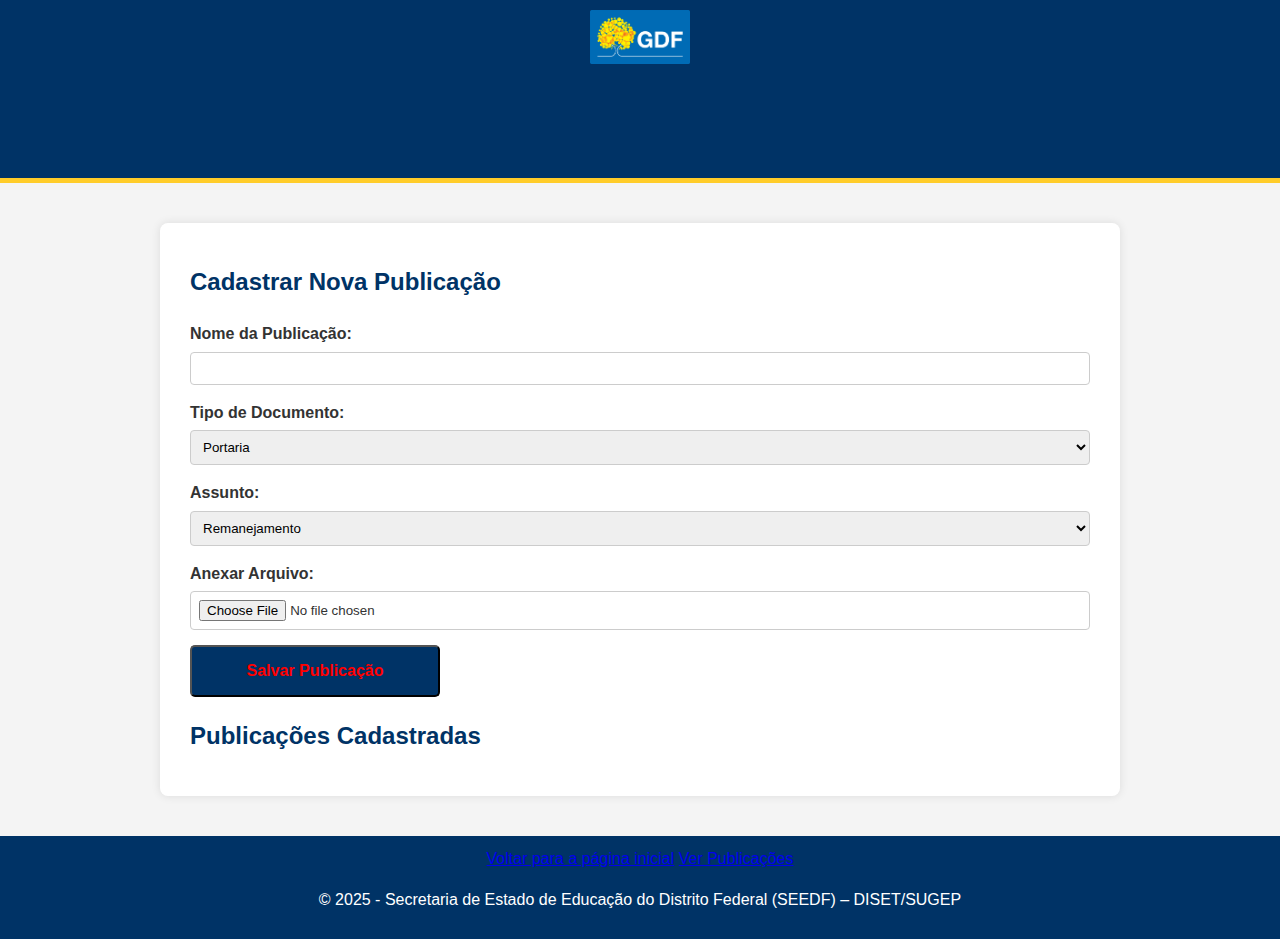
<file: gestao.html>
<!DOCTYPE html>
<html lang="pt-BR">
<head>
  <meta charset="UTF-8" />
  <meta http-equiv="X-UA-Compatible" content="IE=edge" />
  <meta name="viewport" content="width=device-width, initial-scale=1.0" />
  <title>Gestão de Publicações - DISET</title>
  <link rel="stylesheet" href="style.css">
</head>
<body>
  <header>
    <img src="logo gdf.png" alt="Logo GDF">
    <h1>Gestão de Publicações</h1>
  </header>
  <main class="main-content">
    <div class="container">
      <div class="gestao-form-container">
        <h2 id="form-title">Cadastrar Nova Publicação</h2>
        <form id="publication-form">
          <input type="hidden" id="pub-index" value="-1">
          <div class="form-group">
            <label for="pub-name">Nome da Publicação:</label>
            <input type="text" id="pub-name" required>
          </div>
          <div class="form-group">
            <label for="pub-type">Tipo de Documento:</label>
            <select id="pub-type" required>
              <option value="portarias">Portaria</option>
              <option value="leis">Lei</option>
              <option value="resolucoes">Resolução</option>
              <option value="outros">Outro Documento</option>
            </select>
          </div>
          <div class="form-group">
            <label for="pub-subject">Assunto:</label>
            <select id="pub-subject" required>
              <option value="remanejamento">Remanejamento</option>
              <option value="modulacao">Modulação</option>
              <option value="provimento">Provimento</option>
            </select>
          </div>
          <div class="form-group">
            <label for="pub-file">Anexar Arquivo:</label>
            <input type="file" id="pub-file">
          </div>
          <button type="submit" id="save-button" class="botao">Salvar Publicação</button>
          <button type="button" id="cancel-button" class="botao-cancelar" style="display: none;">Cancelar Edição</button>
        </form>
        <div id="message-box" class="message-box" style="display: none;"></div>
      </div>
      
      <div class="publications-list-container">
        <h2>Publicações Cadastradas</h2>
        <ul id="publications-list">
          <!-- Publicações serão carregadas aqui -->
        </ul>
      </div>
    </div>
  </main>
  <footer>
    <div class="back-button-container">
      <a href="index.html" class="back-button">Voltar para a página inicial</a>
      <a href="publica.html" class="back-button">Ver Publicações</a>
    </div>
    <p>© 2025 - Secretaria de Estado de Educação do Distrito Federal (SEEDF) – DISET/SUGEP</p>
  </footer>

  <script>
    document.addEventListener('DOMContentLoaded', loadAndRenderPublications);
    
    document.getElementById('publication-form').addEventListener('submit', function(event) {
      event.preventDefault();

      const name = document.getElementById('pub-name').value;
      const type = document.getElementById('pub-type').value;
      const subject = document.getElementById('pub-subject').value;
      const fileInput = document.getElementById('pub-file');
      const file = fileInput.files[0];
      const index = document.getElementById('pub-index').value;
      
      const newPublication = {
        name: name,
        type: type,
        subject: subject,
        fileName: file ? file.name : ''
      };

      try {
        let publications = JSON.parse(localStorage.getItem('publicacoes')) || [];
        
        if (index === "-1") {
          publications.push(newPublication);
          showMessage('Publicação salva com sucesso!', 'success');
        } else {
          publications[index] = newPublication;
          showMessage('Publicação atualizada com sucesso!', 'success');
          resetForm();
        }

        localStorage.setItem('publicacoes', JSON.stringify(publications));
        
        document.getElementById('publication-form').reset();
        loadAndRenderPublications();
      } catch (e) {
        showMessage('Erro ao salvar/atualizar a publicação. Tente novamente.', 'error');
        console.error('Erro ao salvar no localStorage:', e);
      }
    });

    document.getElementById('cancel-button').addEventListener('click', resetForm);

    function showMessage(text, type) {
      const messageBox = document.getElementById('message-box');
      messageBox.textContent = text;
      messageBox.style.display = 'block';
      if (type === 'success') {
        messageBox.style.backgroundColor = '#d4edda';
        messageBox.style.color = '#155724';
      } else {
        messageBox.style.backgroundColor = '#f8d7da';
        messageBox.style.color = '#721c24';
      }
    }

    function resetForm() {
      document.getElementById('publication-form').reset();
      document.getElementById('pub-index').value = "-1";
      document.getElementById('save-button').textContent = "Salvar Publicação";
      document.getElementById('form-title').textContent = "Cadastrar Nova Publicação";
      document.getElementById('cancel-button').style.display = 'none';
    }

    function loadAndRenderPublications() {
      const publicationsList = document.getElementById('publications-list');
      publicationsList.innerHTML = '';
      const publications = JSON.parse(localStorage.getItem('publicacoes')) || [];

      publications.forEach((pub, index) => {
        const listItem = document.createElement('li');
        listItem.innerHTML = `
          <span>${pub.name} (${pub.type}, ${pub.subject}) - Arquivo: ${pub.fileName || 'Nenhum'}</span>
          <div class="actions">
            <button class="edit-button" data-index="${index}">Editar</button>
            <button class="delete-button" data-index="${index}">Excluir</button>
          </div>
        `;
        publicationsList.appendChild(listItem);
      });

      // Adiciona o event listener aos botões de excluir
      document.querySelectorAll('.delete-button').forEach(button => {
        button.addEventListener('click', function() {
          const index = this.getAttribute('data-index');
          deletePublication(index);
        });
      });

      // Adiciona o event listener aos botões de editar
      document.querySelectorAll('.edit-button').forEach(button => {
        button.addEventListener('click', function() {
          const index = this.getAttribute('data-index');
          editPublication(index);
        });
      });
    }

    function deletePublication(index) {
      let publications = JSON.parse(localStorage.getItem('publicacoes')) || [];
      if (index > -1) {
        publications.splice(index, 1);
        localStorage.setItem('publicacoes', JSON.stringify(publications));
        loadAndRenderPublications();
        showMessage('Publicação excluída com sucesso!', 'success');
      }
    }

    function editPublication(index) {
      const publications = JSON.parse(localStorage.getItem('publicacoes')) || [];
      const pub = publications[index];
      
      document.getElementById('pub-name').value = pub.name;
      document.getElementById('pub-type').value = pub.type;
      document.getElementById('pub-subject').value = pub.subject;
      document.getElementById('pub-index').value = index;

      document.getElementById('save-button').textContent = "Atualizar Publicação";
      document.getElementById('form-title').textContent = "Editar Publicação";
      document.getElementById('cancel-button').style.display = 'inline-block';
    }
  </script>
</body>
</html>
</file>
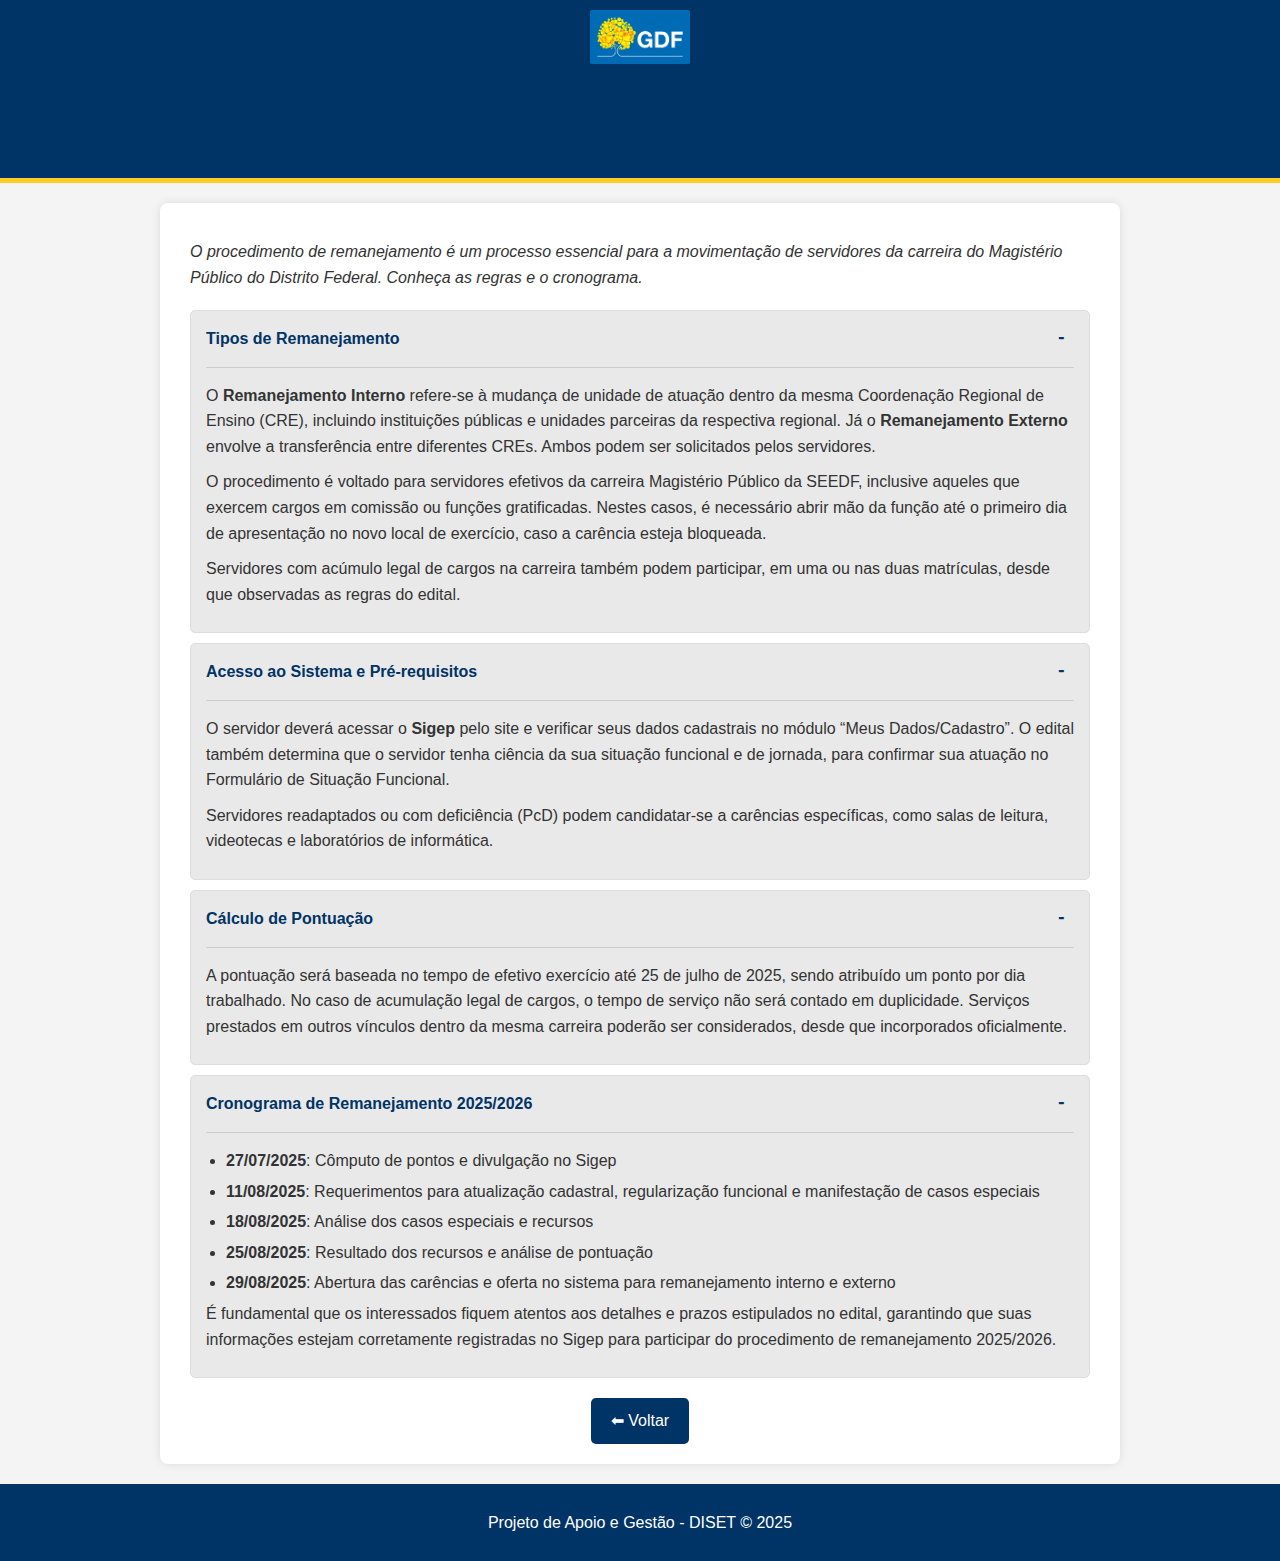
<file: procedimento_remanejamento.html>
<!DOCTYPE html>
<html lang="pt-br">
<head>
  <meta charset="UTF-8">
  <meta name="viewport" content="width=device-width, initial-scale=1.0">
  <title>Procedimento de Remanejamento - Portaria 520</title>
  <link rel="stylesheet" href="style.css">
</head>
<body>
  <header>
    <img src="logo gdf.png" alt="Logo GDF">
    <h1>Procedimento de Remanejamento</h1>
  </header>
  <div class="container">
    <p class="intro-text">
      O procedimento de remanejamento é um processo essencial para a movimentação de servidores da carreira do Magistério Público do Distrito Federal. Conheça as regras e o cronograma.
    </p>

    <details open>
      <summary>Tipos de Remanejamento</summary>
      <div class="answer-content">
        <p>
          O <strong>Remanejamento Interno</strong> refere-se à mudança de unidade de atuação dentro da mesma Coordenação Regional de Ensino (CRE), incluindo instituições públicas e unidades parceiras da respectiva regional. Já o <strong>Remanejamento Externo</strong> envolve a transferência entre diferentes CREs. Ambos podem ser solicitados pelos servidores.
        </p>
        <p>
          O procedimento é voltado para servidores efetivos da carreira Magistério Público da SEEDF, inclusive aqueles que exercem cargos em comissão ou funções gratificadas. Nestes casos, é necessário abrir mão da função até o primeiro dia de apresentação no novo local de exercício, caso a carência esteja bloqueada.
        </p>
        <p>
          Servidores com acúmulo legal de cargos na carreira também podem participar, em uma ou nas duas matrículas, desde que observadas as regras do edital.
        </p>
      </div>
    </details>

    <details open>
      <summary>Acesso ao Sistema e Pré-requisitos</summary>
      <div class="answer-content">
        <p>
          O servidor deverá acessar o <strong>Sigep</strong> pelo site e verificar seus dados cadastrais no módulo “Meus Dados/Cadastro”. O edital também determina que o servidor tenha ciência da sua situação funcional e de jornada, para confirmar sua atuação no Formulário de Situação Funcional.
        </p>
        <p>
          Servidores readaptados ou com deficiência (PcD) podem candidatar-se a carências específicas, como salas de leitura, videotecas e laboratórios de informática.
        </p>
      </div>
    </details>

    <details open>
      <summary>Cálculo de Pontuação</summary>
      <div class="answer-content">
        <p>
          A pontuação será baseada no tempo de efetivo exercício até 25 de julho de 2025, sendo atribuído um ponto por dia trabalhado. No caso de acumulação legal de cargos, o tempo de serviço não será contado em duplicidade. Serviços prestados em outros vínculos dentro da mesma carreira poderão ser considerados, desde que incorporados oficialmente.
        </p>
      </div>
    </details>

    <details open>
      <summary>Cronograma de Remanejamento 2025/2026</summary>
      <div class="answer-content">
        <ul>
          <li><strong>27/07/2025</strong>: Cômputo de pontos e divulgação no Sigep</li>
          <li><strong>11/08/2025</strong>: Requerimentos para atualização cadastral, regularização funcional e manifestação de casos especiais</li>
          <li><strong>18/08/2025</strong>: Análise dos casos especiais e recursos</li>
          <li><strong>25/08/2025</strong>: Resultado dos recursos e análise de pontuação</li>
          <li><strong>29/08/2025</strong>: Abertura das carências e oferta no sistema para remanejamento interno e externo</li>
        </ul>
        <p>
          É fundamental que os interessados fiquem atentos aos detalhes e prazos estipulados no edital, garantindo que suas informações estejam corretamente registradas no Sigep para participar do procedimento de remanejamento 2025/2026.
        </p>
      </div>
    </details>

    <a class="botao-voltar" href="remane.html">⬅ Voltar</a>
  </div>
  <footer>
    <p>Projeto de Apoio e Gestão - DISET © 2025</p>
  </footer>
</body>
</html>
</file>
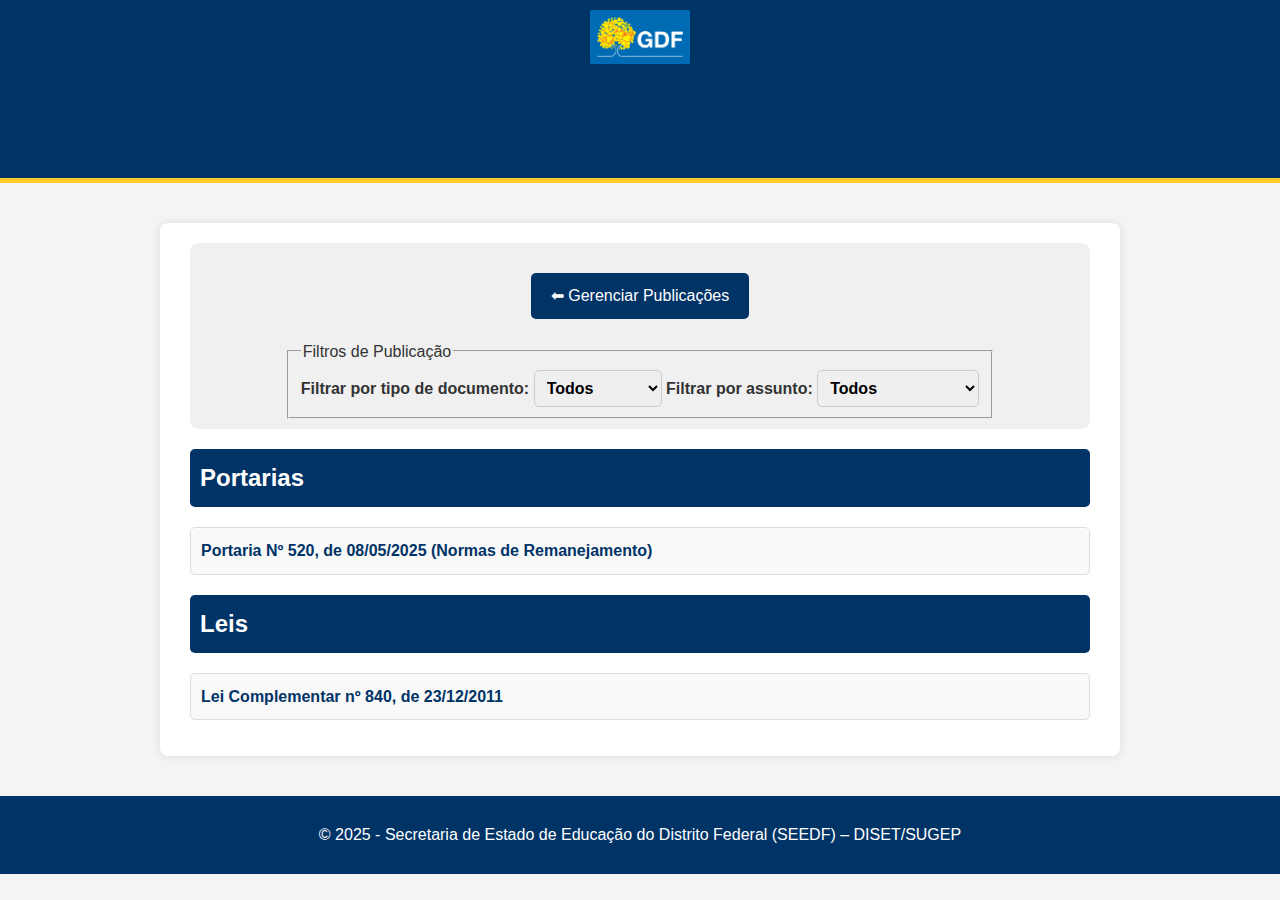
<file: publica.html>
<!DOCTYPE html>
<html lang="pt-BR">
<head>
  <meta charset="UTF-8" />
  <meta http-equiv="X-UA-Compatible" content="IE=edge" />
  <meta name="viewport" content="width=device-width, initial-scale=1.0" />
  <title>Publicações - DISET</title>
  <link rel="stylesheet" href="style.css">
  <script src="init_data.js"></script>
</head>
<body>
  <header>
    <img src="logo gdf.png" alt="Logo GDF">
    <h1>Publicações - DISET</h1>
  </header>

  <main class="main-content">
    <div class="container">
      <div class="filter-container">
        <a class="botao-voltar" href="gestao.html" title="Acessar painel de gerenciamento">⬅ Gerenciar Publicações</a>

        <fieldset class="publication-filters">
          <legend class="sr-only">Filtros de Publicação</legend>

          <label for="document-filter">Filtrar por tipo de documento:</label>
          <select id="document-filter" onchange="applyFilters()">
            <option value="all">Todos</option>
            <option value="portarias">Portarias</option>
            <option value="leis">Leis</option>
            <option value="resolucoes">Resoluções</option>
          </select>

          <label for="subject-filter">Filtrar por assunto:</label>
          <select id="subject-filter" onchange="applyFilters()">
            <option value="all">Todos</option>
            <option value="remanejamento">Remanejamento</option>
            <option value="lotacao">Lotação</option>
            <option value="readaptacao">Readaptação</option>
          </select>
        </fieldset>
      </div>

      <div id="publications-list"></div>
    </div>
  </main>

  <footer>
    <p>© 2025 - Secretaria de Estado de Educação do Distrito Federal (SEEDF) – DISET/SUGEP</p>
  </footer>

  <script>
    let publicationsData = window.publicationsData || {
      portarias: [
        {
          title: "Portaria Nº 520, de 08/05/2025 (Normas de Remanejamento)",
          link: "Portaria_520.pdf",
          originalSubject: "remanejamento"
        }
      ],
      leis: [
        {
          title: "Lei Complementar nº 840, de 23/12/2011",
          link: "#",
          originalSubject: "lotacao"
        }
      ],
      resolucoes: []
    };

    function capitalizeFirstLetter(string) {
      return string.charAt(0).toUpperCase() + string.slice(1);
    }

    function renderPublications() {
      const publicationsList = document.getElementById('publications-list');
      publicationsList.innerHTML = '';

      const selectedDocType = document.getElementById('document-filter').value;
      const selectedSubject = document.getElementById('subject-filter').value;

      const docTypes = selectedDocType === 'all'
        ? Object.keys(publicationsData)
        : [selectedDocType];

      docTypes.forEach(docType => {
        const publications = publicationsData[docType];
        if (!publications || publications.length === 0) return;

        const filteredPublications = publications.filter(pub =>
          selectedSubject === 'all' || pub.originalSubject === selectedSubject
        );

        if (filteredPublications.length > 0) {
          const sectionTitle = capitalizeFirstLetter(docType);

          const listItems = filteredPublications.map(pub => `
            <li class="${pub.originalSubject}">
              <a href="${pub.link}" target="_blank" title="Abrir ${pub.title}">${pub.title}</a>
            </li>
          `).join('');

          publicationsList.innerHTML += `
            <div class="document-section ${docType}">
              <h2>${sectionTitle}</h2>
              <ul>${listItems}</ul>
            </div>
          `;
        }
      });

      if (publicationsList.innerHTML === '') {
        publicationsList.innerHTML = '<p class="no-results-message">Nenhuma publicação encontrada com esses filtros.</p>';
      }
    }

    function applyFilters() {
      renderPublications();
    }

    window.addEventListener('DOMContentLoaded', renderPublications);
  </script>
</body>
</html>
</file>
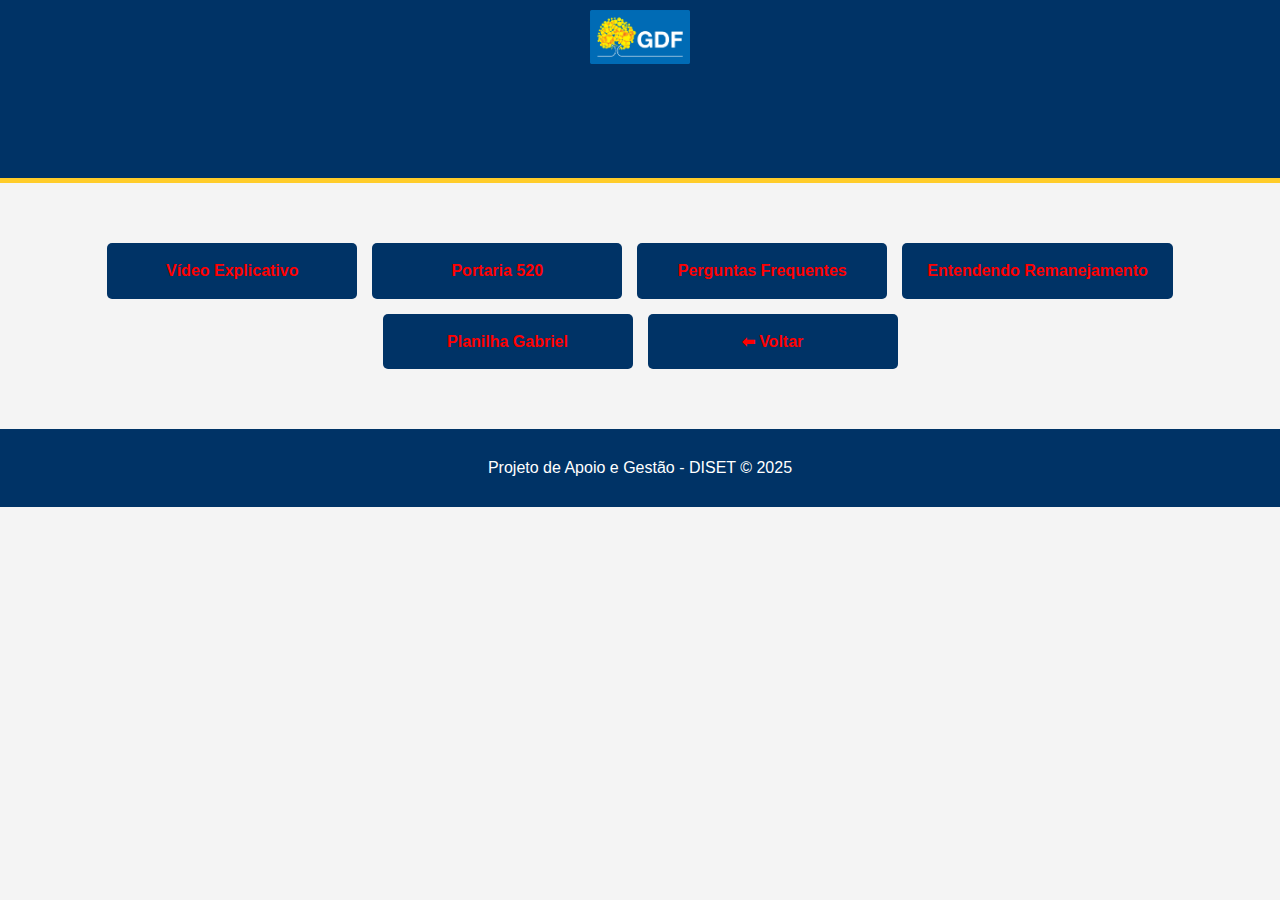
<file: remane.html>
<!DOCTYPE html>
<html lang="pt-br">
<head>
  <meta charset="UTF-8">
  <meta name="viewport" content="width=device-width, initial-scale=1.0">
  <title>Portaria 520</title>
  <link rel="stylesheet" href="style.css">
</head>
<body>
  <header>
    <img src="logo gdf.png" alt="Logo GDF">
    <h1>Remanejamento - Portaria 520</h1>
  </header>
  
  <main class="main-content">
    <div class="botoes-container">
      <a class="botao" href="GPS_da_Carreira__Portaria_520.mp4">Vídeo Explicativo</a>
      <a class="botao" href="Portaria 520 de 08_05_2025.pdf">Portaria 520</a>
      <a class="botao" href="faq.html">Perguntas Frequentes</a>
       <a class="botao" href="entenda_remanejamento.html">Entendendo Remanejamento</a>
      <a class="botao" href="https://docs.google.com/spreadsheets/d/1RGbLG2FX2nhLq6EETqBorvuIYe-Hre9dcnkuGp7iuJU/edit?usp=sharing">Planilha Gabriel</a>
      <a class="botao" href="index.html">⬅ Voltar</a>
    </div>
  </main>
  
  <footer>
    <p>Projeto de Apoio e Gestão - DISET © 2025</p>
  </footer>
</body>
</html>
</file>
<file: style.css>
body {
    font-family: Arial, sans-serif;
    line-height: 1.6;
    margin: 0;
    padding: 0;
    background-color: #f4f4f4;
    color: #333;
}

header {
    background-color: #003366;
    color: white;
    padding: 10px 0;
    text-align: center;
    border-bottom: 5px solid #ffcc29;
    display: flex;
    flex-direction: column;
    align-items: center;
    justify-content: center;
}

header img {
    max-width: 100px;
    margin-bottom: 10px;
}

h1, h2 {
    color: #003366;
}

.main-content {
    padding: 20px;
    text-align: justify;
}

.container {
    max-width: 900px;
    margin: 20px auto;
    background-color: white;
    padding: 20px 30px;
    border-radius: 8px;
    box-shadow: 0 0 10px rgba(0, 0, 0, 0.1);
}

.intro-text {
    font-style: italic;
    margin-bottom: 20px;
}

details {
    background-color: #e9e9e9;
    border-radius: 5px;
    margin-bottom: 10px;
    padding: 15px;
    border: 1px solid #ddd;
    box-sizing: border-box;
}

summary {
    font-weight: bold;
    cursor: pointer;
    list-style: none; /* Remove a setinha padrão */
    position: relative;
    color: #003366;
}

summary::-webkit-details-marker {
    display: none; /* Remove a setinha para navegadores webkit */
}

summary::after {
    content: '+';
    font-size: 1.2em;
    position: absolute;
    right: 10px;
    top: 50%;
    transform: translateY(-50%);
    transition: transform 0.2s;
}

details[open] summary::after {
    content: '-';
    transform: translateY(-50%) rotate(180deg);
}

.answer-content {
    margin-top: 15px;
    padding-top: 15px;
    border-top: 1px solid #ccc;
}

.answer-content p {
    margin: 0 0 10px 0;
}

.answer-content ul {
    margin: 0;
    padding-left: 20px;
}

.answer-content li {
    margin-bottom: 5px;
}

footer {
    background-color: #003366;
    color: white;
    text-align: center;
    padding: 10px 0;
    position: relative;
    bottom: 0;
    width: 100%;
}

.botao-voltar {
    display: block;
    background-color: #003366;
    color: white;
    padding: 10px 20px;
    text-decoration: none;
    border-radius: 5px;
    margin: 20px auto 0;
    transition: background-color 0.3s ease;
    width: fit-content;
}

.botao-voltar:hover {
    background-color: #0055a4;
}

/* Container que agrupa os botões, usado em várias páginas */
.botoes-container {
    display: flex;
    flex-wrap: wrap;
    justify-content: center;
    gap: 15px;
    padding: 20px;
    margin-top: 20px;
    margin-bottom: 20px;
    width: fit-content;
    margin: 20px auto;
}

.botao {
    background-color: #003366;
    color: red;
    text-decoration: none;
    padding: 15px 25px;
    border-radius: 5px;
    font-size: 1em;
    font-weight: bold;
    text-align: center;
    transition: background-color 0.3s ease;
    min-width: 250px;
    box-sizing: border-box;
}

.botao:hover {
    background-color: #0055a4;
}

/* Estilo para a página de gestão de publicações */
.card {
    background-color: white;
    padding: 20px;
    border-radius: 8px;
    box-shadow: 0 4px 6px rgba(0, 0, 0, 0.1);
    max-width: 600px;
    margin: 20px auto;
}

.form-group {
    margin-bottom: 15px;
}

.form-group label {
    display: block;
    margin-bottom: 5px;
    font-weight: bold;
}

.form-group input,
.form-group select {
    width: 100%;
    padding: 8px;
    border: 1px solid #ccc;
    border-radius: 4px;
    box-sizing: border-box;
}

.action-buttons {
    display: flex;
    justify-content: space-between;
    margin-top: 20px;
}

.action-buttons button {
    padding: 10px 20px;
    border: none;
    border-radius: 5px;
    cursor: pointer;
    font-weight: bold;
}

.save-button {
    background-color: #28a745;
    color: white;
}

.save-button:hover {
    background-color: #218838;
}

.cancel-button {
    background-color: #ccc;
    color: #333;
}

.cancel-button:hover {
    background-color: #bbb;
}

.table-container {
    overflow-x: auto;
}

table {
    width: 100%;
    border-collapse: collapse;
    margin-top: 20px;
}

th, td {
    border: 1px solid #ddd;
    padding: 8px;
    text-align: left;
}

th {
    background-color: #f2f2f2;
}

.actions {
    display: flex;
    gap: 5px;
}

.delete-button, .edit-button {
    padding: 5px 10px;
    border: none;
    border-radius: 3px;
    cursor: pointer;
    font-weight: bold;
}

.delete-button:hover {
    background-color: #c82333;
}

.edit-button {
    background-color: #007bff;
    color: white;
}

.edit-button:hover {
    background-color: #0056b3;
}

.message {
    padding: 10px;
    border-radius: 5px;
    margin-bottom: 15px;
    text-align: center;
}

.success-message {
    background-color: #d4edda;
    color: #155724;
    border: 1px solid #c3e6cb;
}

.error-message {
    background-color: #f8d7da;
    color: #721c24;
    border: 1px solid #f5c6cb;
}

.document-section {
  margin-top: 20px;
}

.document-section h2 {
  background-color: #003366;
  color: white;
  padding: 10px;
  border-radius: 5px;
}

.document-section ul {
  list-style: none;
  padding: 0;
}

.document-section li {
  background-color: #f9f9f9;
  padding: 10px;
  border: 1px solid #ddd;
  border-radius: 5px;
  margin-bottom: 5px;
}

.document-section li a {
  text-decoration: none;
  color: #003366;
  font-weight: bold;
}

.document-section li a:hover {
  text-decoration: underline;
}

.no-results-message {
  text-align: center;
  font-style: italic;
  color: #888;
  margin-top: 20px;
}

/* Estilo para a página de publicações */
.filter-container {
  display: flex;
  flex-wrap: wrap;
  gap: 20px;
  justify-content: center;
  align-items: center;
  margin-bottom: 20px;
  padding: 10px;
  background-color: #f0f0f0;
  border-radius: 8px;
}

.filter-container label,
.filter-container select {
  font-size: 1em;
  font-weight: bold;
}

.filter-container select {
  padding: 8px;
  border-radius: 5px;
  border: 1px solid #ccc;
}
</file>
